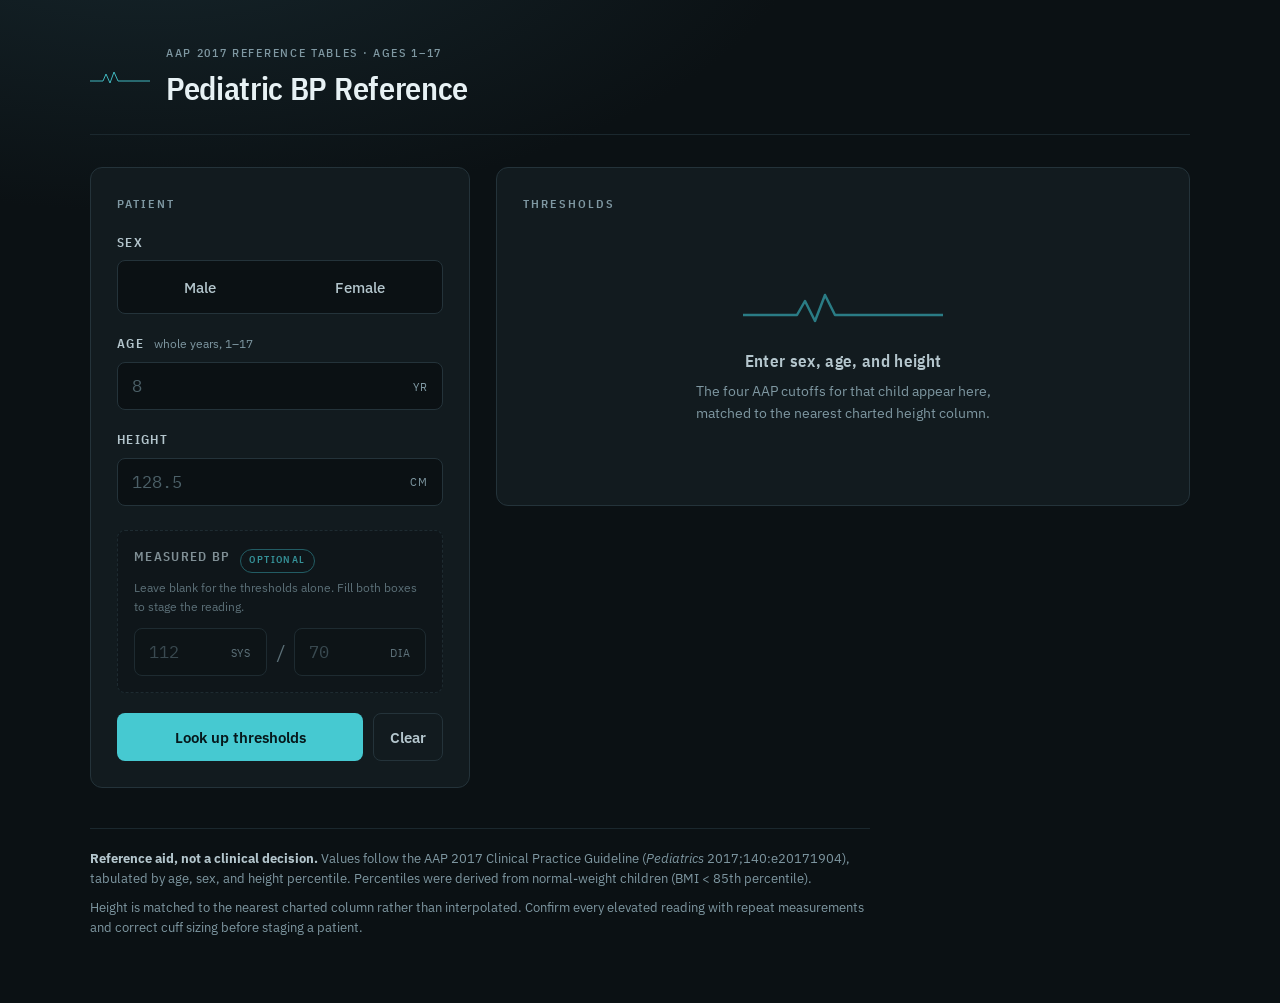
<file: index.html>
<!DOCTYPE html>
<html lang="en">
<head>
<meta charset="UTF-8" />
<meta name="viewport" content="width=device-width, initial-scale=1" />
<title>Pediatric BP Reference — percentile lookup</title>
<meta name="description" content="Fast bedside lookup of pediatric blood pressure percentiles by sex, age, and height. AAP 2017 reference tables, ages 1–17." />
<meta name="color-scheme" content="dark" />
<link rel="preconnect" href="https://fonts.googleapis.com" />
<link rel="preconnect" href="https://fonts.gstatic.com" crossorigin />
<link href="https://fonts.googleapis.com/css2?family=IBM+Plex+Mono:wght@400;500;600&family=IBM+Plex+Sans+Condensed:wght@500;600&family=IBM+Plex+Sans:wght@400;500;600&display=swap" rel="stylesheet" />
<link rel="stylesheet" href="styles.css" />
</head>
<body>

<div class="shell">

  <header class="masthead">
    <div class="masthead__mark" aria-hidden="true">
      <svg viewBox="0 0 120 32" role="img" focusable="false">
        <path d="M0 22 H26 L32 8 L40 26 L48 4 L56 22 H120" fill="none" stroke="currentColor" stroke-width="2" stroke-linecap="round" stroke-linejoin="round"/>
      </svg>
    </div>
    <div>
      <p class="masthead__eyebrow">AAP 2017 reference tables · ages 1–17</p>
      <h1 class="masthead__title">Pediatric BP Reference</h1>
    </div>
  </header>

  <main class="grid">

    <!-- ------------------------------------------------------- input -->
    <section class="panel panel--input" aria-labelledby="input-heading">
      <h2 class="panel__heading" id="input-heading">Patient</h2>

      <form id="bp-form" novalidate>

        <fieldset class="field">
          <legend class="label">Sex</legend>
          <div class="segmented">
            <input type="radio" name="sex" id="sex-male" value="male" />
            <label for="sex-male">Male</label>
            <input type="radio" name="sex" id="sex-female" value="female" />
            <label for="sex-female">Female</label>
          </div>
        </fieldset>

        <div class="field">
          <label class="label" for="age">Age <span class="label__hint">whole years, 1–17</span></label>
          <div class="input-wrap">
            <input type="number" id="age" name="age" min="1" max="17" step="1"
                   inputmode="numeric" placeholder="8" autocomplete="off" aria-invalid="false" />
            <span class="unit">yr</span>
          </div>
          <p class="field-error" id="age-error" role="alert"></p>
        </div>

        <div class="field">
          <label class="label" for="height">Height</label>
          <div class="input-wrap">
            <input type="number" id="height" name="height" min="45" max="220" step="0.1"
                   inputmode="decimal" placeholder="128.5" autocomplete="off" aria-invalid="false" />
            <span class="unit">cm</span>
          </div>
          <p class="field-error" id="height-error" role="alert"></p>
        </div>

        <div class="field field--optional" id="optional-block">
          <div class="optional-head">
            <span class="label label--flush" id="bp-label">Measured BP</span>
            <span class="pill">Optional</span>
          </div>
          <p class="optional-hint">Leave blank for the thresholds alone. Fill both boxes to stage the reading.</p>
          <div class="bp-pair" role="group" aria-labelledby="bp-label">
            <div class="input-wrap input-wrap--compact">
              <input type="number" id="systolic" min="40" max="250" step="1"
                     inputmode="numeric" placeholder="112" autocomplete="off"
                     aria-label="Systolic, mmHg" aria-invalid="false" />
              <span class="unit">sys</span>
            </div>
            <span class="bp-pair__slash" aria-hidden="true">/</span>
            <div class="input-wrap input-wrap--compact">
              <input type="number" id="diastolic" min="20" max="180" step="1"
                     inputmode="numeric" placeholder="70" autocomplete="off"
                     aria-label="Diastolic, mmHg" aria-invalid="false" />
              <span class="unit">dia</span>
            </div>
          </div>
          <p class="field-error" id="bp-error" role="alert"></p>
        </div>

        <p class="form-error" id="form-error" role="alert" hidden></p>

        <div class="actions">
          <button type="submit" class="btn btn--primary">Look up thresholds</button>
          <button type="button" class="btn btn--ghost" id="clear-form">Clear</button>
        </div>
      </form>
    </section>

    <!-- ------------------------------------------------------ output -->
    <section class="panel panel--output" aria-labelledby="output-heading" aria-live="polite">
      <h2 class="panel__heading" id="output-heading">Thresholds</h2>

      <div class="placeholder" id="placeholder">
        <div class="placeholder__pulse" aria-hidden="true">
          <svg viewBox="0 0 200 40" role="img" focusable="false">
            <path d="M0 26 H54 L62 12 L72 32 L82 6 L92 26 H200" fill="none" stroke="currentColor" stroke-width="2.5" stroke-linecap="round" stroke-linejoin="round"/>
          </svg>
        </div>
        <p class="placeholder__title">Enter sex, age, and height</p>
        <p class="placeholder__body">The four AAP cutoffs for that child appear here, matched to the nearest charted height column.</p>
      </div>

      <div id="results" hidden>
        <div class="patient-strip">
          <p class="patient-strip__line" id="patient-line"></p>
          <p class="patient-strip__note" id="height-note"></p>
        </div>

        <ol class="ladder" id="ladder"></ol>

        <div class="reading" id="reading" hidden></div>
      </div>
    </section>
  </main>

  <footer class="colophon">
    <p><strong>Reference aid, not a clinical decision.</strong> Values follow the AAP 2017 Clinical Practice Guideline (<em>Pediatrics</em> 2017;140:e20171904), tabulated by age, sex, and height percentile. Percentiles were derived from normal-weight children (BMI &lt; 85th percentile).</p>
    <p>Height is matched to the nearest charted column rather than interpolated. Confirm every elevated reading with repeat measurements and correct cuff sizing before staging a patient.</p>
  </footer>

</div>

<script src="script.js"></script>
</body>
</html>
</file>
<file: styles.css>
/* ============================================================================
   Pediatric BP Reference — dark clinical instrument theme
   ========================================================================== */

:root {
  /* surfaces: deep petrol rather than neutral black, easier on the eye
     under low ward lighting and it keeps the cyan readouts legible */
  --void:      #0B1114;
  --panel:     #121B1F;
  --panel-2:   #17232A;
  --line:      #24333A;
  --line-soft: #1B282E;

  --ink:       #E7F1F4;
  --ink-dim:   #B4C6CD;
  --muted:     #7F98A2;

  --pulse:     #46C9D1;
  --pulse-dim: #2A7C85;

  --normal:    #4FD1A5;
  --elevated:  #EFC15A;
  --stage1:    #F0904F;
  --stage2:    #F0616A;

  --radius:    12px;
  --radius-sm: 8px;

  --sans: "IBM Plex Sans", ui-sans-serif, system-ui, -apple-system, "Segoe UI", sans-serif;
  --cond: "IBM Plex Sans Condensed", "IBM Plex Sans", ui-sans-serif, system-ui, sans-serif;
  --mono: "IBM Plex Mono", ui-monospace, SFMono-Regular, Menlo, Consolas, monospace;
}

*, *::before, *::after { box-sizing: border-box; }

html { -webkit-text-size-adjust: 100%; }

body {
  margin: 0;
  min-height: 100vh;
  background:
    radial-gradient(1100px 520px at 12% -10%, #16262C 0%, transparent 60%),
    var(--void);
  color: var(--ink);
  font-family: var(--sans);
  font-size: 16px;
  line-height: 1.5;
  -webkit-font-smoothing: antialiased;
}

.shell {
  width: min(1180px, 100%);
  margin: 0 auto;
  padding: clamp(20px, 4vw, 44px) clamp(16px, 4vw, 40px) 56px;
}

/* ------------------------------------------------------------ masthead -- */

.masthead {
  display: flex;
  align-items: center;
  gap: 16px;
  padding-bottom: 22px;
  border-bottom: 1px solid var(--line-soft);
  margin-bottom: clamp(20px, 3vw, 32px);
}

.masthead__mark {
  flex: none;
  width: 60px;
  color: var(--pulse);
  opacity: 0.9;
}

.masthead__mark svg { display: block; width: 100%; height: auto; }

.masthead__eyebrow {
  margin: 0 0 2px;
  font-family: var(--cond);
  font-size: 0.75rem;
  font-weight: 500;
  letter-spacing: 0.14em;
  text-transform: uppercase;
  color: var(--muted);
}

.masthead__title {
  margin: 0;
  font-family: var(--cond);
  font-size: clamp(1.5rem, 4.4vw, 2rem);
  font-weight: 600;
  letter-spacing: -0.01em;
  color: var(--ink);
}

/* ---------------------------------------------------------------- grid -- */

.grid {
  display: grid;
  gap: clamp(16px, 2.4vw, 26px);
  grid-template-columns: 1fr;
  align-items: start;
}

@media (min-width: 900px) {
  .grid { grid-template-columns: minmax(320px, 380px) 1fr; }
  .panel--input { position: sticky; top: 28px; }
}

.panel {
  background: var(--panel);
  border: 1px solid var(--line);
  border-radius: var(--radius);
  padding: clamp(18px, 2.6vw, 26px);
}

.panel--output { scroll-margin-top: 14px; }

.panel__heading {
  margin: 0 0 20px;
  font-family: var(--cond);
  font-size: 0.78rem;
  font-weight: 600;
  letter-spacing: 0.16em;
  text-transform: uppercase;
  color: var(--muted);
}

/* --------------------------------------------------------------- form -- */

.field { margin: 0 0 20px; padding: 0; border: 0; }

/* The optional block: recessed, dashed, and dimmed at rest so it reads as
   something you may skip rather than a field waiting to be filled. */
.field--optional {
  margin-top: 24px;
  padding: 16px;
  background: rgba(11, 17, 20, 0.5);
  border: 1px dashed var(--line);
  border-radius: var(--radius-sm);
  opacity: 0.68;
  transition: opacity 160ms ease, border-color 160ms ease, background 160ms ease;
}

.field--optional:hover,
.field--optional:focus-within,
.field--optional.is-engaged {
  opacity: 1;
  border-style: solid;
  border-color: var(--line);
  background: var(--void);
}

.optional-head {
  display: flex;
  align-items: center;
  gap: 10px;
  margin-bottom: 4px;
}

.label--flush { margin-bottom: 0; }

.pill {
  padding: 3px 8px 4px;
  border: 1px solid var(--pulse-dim);
  border-radius: 999px;
  font-family: var(--cond);
  font-size: 0.62rem;
  font-weight: 600;
  letter-spacing: 0.14em;
  text-transform: uppercase;
  color: var(--pulse);
  white-space: nowrap;
}

.optional-hint {
  margin: 0 0 12px;
  font-size: 0.78rem;
  line-height: 1.5;
  color: var(--muted);
}

.label {
  display: block;
  margin-bottom: 8px;
  padding: 0;
  font-family: var(--cond);
  font-size: 0.82rem;
  font-weight: 600;
  letter-spacing: 0.1em;
  text-transform: uppercase;
  color: var(--ink-dim);
}

.label__hint {
  margin-left: 6px;
  font-family: var(--sans);
  font-size: 0.72rem;
  font-weight: 400;
  letter-spacing: 0;
  text-transform: none;
  color: var(--muted);
}

/* segmented sex control */
.segmented {
  display: grid;
  grid-template-columns: 1fr 1fr;
  gap: 6px;
  padding: 5px;
  background: var(--void);
  border: 1px solid var(--line);
  border-radius: var(--radius-sm);
}

.segmented input {
  position: absolute;
  opacity: 0;
  pointer-events: none;
}

.segmented label {
  display: flex;
  align-items: center;
  justify-content: center;
  min-height: 42px;
  border-radius: 6px;
  font-size: 0.95rem;
  font-weight: 500;
  color: var(--ink-dim);
  cursor: pointer;
  transition: background 140ms ease, color 140ms ease;
}

.segmented label:hover { background: var(--panel-2); }

.segmented input:checked + label {
  background: var(--pulse);
  color: #06181B;
  font-weight: 600;
}

.segmented input:focus-visible + label {
  outline: 2px solid var(--pulse);
  outline-offset: 2px;
}

/* numeric inputs */
.input-wrap {
  display: flex;
  align-items: center;
  background: var(--void);
  border: 1px solid var(--line);
  border-radius: var(--radius-sm);
  transition: border-color 140ms ease, box-shadow 140ms ease;
}

.input-wrap:focus-within {
  border-color: var(--pulse);
  box-shadow: 0 0 0 3px rgba(70, 201, 209, 0.16);
}

.input-wrap input {
  flex: 1;
  min-width: 0;
  padding: 12px 0 12px 14px;
  background: none;
  border: 0;
  color: var(--ink);
  font-family: var(--mono);
  font-size: 1.05rem;
  font-variant-numeric: tabular-nums;
}

.input-wrap input:focus { outline: none; }
.input-wrap input::placeholder { color: #4C6068; }

.input-wrap input[aria-invalid="true"] { color: var(--stage2); }

.input-wrap:has(input[aria-invalid="true"]) { border-color: var(--stage2); }

/* Firefox / Chrome spinner removal — the arrows are useless at a bedside */
.input-wrap input::-webkit-outer-spin-button,
.input-wrap input::-webkit-inner-spin-button { -webkit-appearance: none; margin: 0; }
.input-wrap input[type="number"] { -moz-appearance: textfield; appearance: textfield; }

.unit {
  padding: 0 14px;
  font-family: var(--cond);
  font-size: 0.78rem;
  letter-spacing: 0.08em;
  text-transform: uppercase;
  color: var(--muted);
}

.bp-pair {
  display: flex;
  align-items: center;
  gap: 8px;
}

.bp-pair .input-wrap { flex: 1; min-width: 0; }

.bp-pair__slash {
  font-family: var(--mono);
  font-size: 1.2rem;
  color: var(--muted);
}

/* errors */
.field-error {
  margin: 6px 0 0;
  min-height: 0;
  font-size: 0.82rem;
  color: var(--stage2);
}

.field-error:empty { margin: 0; }

.form-error {
  margin: 0 0 16px;
  padding: 10px 12px;
  background: rgba(240, 97, 106, 0.09);
  border-left: 3px solid var(--stage2);
  border-radius: 0 6px 6px 0;
  font-size: 0.88rem;
  color: #FBB8BC;
}

/* buttons */
.actions {
  display: flex;
  gap: 10px;
  margin-top: 4px;
}

.btn {
  flex: 1;
  min-height: 48px;
  padding: 0 16px;
  border: 1px solid transparent;
  border-radius: var(--radius-sm);
  font-family: var(--sans);
  font-size: 0.95rem;
  font-weight: 600;
  cursor: pointer;
  transition: background 140ms ease, border-color 140ms ease, color 140ms ease;
}

.btn:focus-visible { outline: 2px solid var(--pulse); outline-offset: 2px; }

.btn--primary {
  background: var(--pulse);
  color: #06181B;
}

.btn--primary:hover { background: #5FD8DF; }

.btn--ghost {
  flex: 0 0 auto;
  background: transparent;
  border-color: var(--line);
  color: var(--ink-dim);
}

.btn--ghost:hover { border-color: var(--muted); color: var(--ink); }

/* ---------------------------------------------------------- output ---- */

.placeholder {
  padding: clamp(28px, 6vw, 56px) 8px;
  text-align: center;
}

.placeholder__pulse {
  width: min(200px, 70%);
  margin: 0 auto 20px;
  color: var(--pulse-dim);
}

.placeholder__pulse svg { display: block; width: 100%; height: auto; }

.placeholder__title {
  margin: 0 0 6px;
  font-family: var(--cond);
  font-size: 1.05rem;
  font-weight: 600;
  letter-spacing: 0.02em;
  color: var(--ink-dim);
}

.placeholder__body {
  max-width: 42ch;
  margin: 0 auto;
  font-size: 0.9rem;
  color: var(--muted);
}

#results.is-entering { animation: rise 220ms ease-out both; }

@keyframes rise {
  from { opacity: 0; transform: translateY(6px); }
  to   { opacity: 1; transform: none; }
}

.patient-strip {
  padding-bottom: 16px;
  margin-bottom: 18px;
  border-bottom: 1px solid var(--line-soft);
}

.patient-strip__line {
  margin: 0 0 6px;
  font-family: var(--mono);
  font-size: 1rem;
  font-weight: 500;
  letter-spacing: 0.01em;
  color: var(--ink);
}

.patient-strip__note {
  margin: 0;
  font-size: 0.84rem;
  line-height: 1.55;
  color: var(--muted);
}

/* the ladder: four rungs, severity rising as you read down */
.ladder {
  list-style: none;
  margin: 0;
  padding: 0;
  display: grid;
  gap: 8px;
}

.rung {
  position: relative;
  display: grid;
  grid-template-columns: 4px 1fr auto;
  gap: 14px;
  align-items: center;
  padding: 14px 16px 14px 0;
  background: var(--panel-2);
  border: 1px solid var(--line-soft);
  border-radius: var(--radius-sm);
  overflow: hidden;
}

.rung__spine {
  align-self: stretch;
  width: 4px;
  border-radius: 0 3px 3px 0;
  background: var(--muted);
}

.rung--p50  .rung__spine { background: var(--normal); }
.rung--p90  .rung__spine { background: var(--elevated); }
.rung--p95  .rung__spine { background: var(--stage1); }
.rung--p95x .rung__spine { background: var(--stage2); }

.rung__label { min-width: 0; }

.rung__name {
  display: block;
  font-family: var(--cond);
  font-size: 0.95rem;
  font-weight: 600;
  letter-spacing: 0.04em;
  color: var(--ink);
}

.rung__note {
  display: block;
  margin-top: 2px;
  font-size: 0.78rem;
  color: var(--muted);
}

.rung__values {
  display: flex;
  align-items: baseline;
  gap: 8px;
  justify-self: end;
}

.value { text-align: center; }

.value__num {
  display: block;
  font-family: var(--mono);
  font-size: clamp(1.5rem, 5vw, 1.85rem);
  font-weight: 500;
  font-variant-numeric: tabular-nums;
  line-height: 1.1;
  color: var(--ink);
}

.value__tag {
  display: block;
  margin-top: 2px;
  font-family: var(--cond);
  font-size: 0.62rem;
  letter-spacing: 0.12em;
  text-transform: uppercase;
  color: var(--muted);
}

.value__slash {
  font-family: var(--mono);
  font-size: 1.4rem;
  color: #3B4E56;
  transform: translateY(-2px);
}

/* the rung a measured reading lands on */
.rung.is-active {
  border-color: currentColor;
  background: var(--panel-2);
}

.rung.is-active::after {
  content: "reading";
  position: absolute;
  top: 0;
  right: 0;
  padding: 3px 8px 4px;
  border-radius: 0 0 0 8px;
  font-family: var(--cond);
  font-size: 0.6rem;
  font-weight: 600;
  letter-spacing: 0.14em;
  text-transform: uppercase;
  color: #06181B;
}

.rung--p90.is-active  { color: var(--elevated); }
.rung--p95.is-active  { color: var(--stage1); }
.rung--p95x.is-active { color: var(--stage2); }

.rung--p90.is-active::after  { background: var(--elevated); }
.rung--p95.is-active::after  { background: var(--stage1); }
.rung--p95x.is-active::after { background: var(--stage2); }

.rung.is-active .value__num { color: currentColor; }

/* the verdict block */
.reading {
  margin-top: 18px;
  padding: 16px 18px;
  border-radius: var(--radius-sm);
  border: 1px solid var(--line);
  border-left-width: 4px;
  background: var(--panel-2);
}

.reading__eyebrow {
  margin: 0 0 6px;
  font-family: var(--mono);
  font-size: 0.8rem;
  letter-spacing: 0.02em;
  color: var(--muted);
}

.reading__verdict {
  margin: 0 0 6px;
  font-family: var(--cond);
  font-size: 1.25rem;
  font-weight: 600;
  letter-spacing: 0.01em;
}

.reading__detail {
  margin: 0 0 8px;
  font-size: 0.9rem;
  color: var(--ink-dim);
}

.reading__caveat {
  margin: 0;
  font-size: 0.8rem;
  color: var(--muted);
}

.reading--normal   { border-left-color: var(--normal); }
.reading--elevated { border-left-color: var(--elevated); }
.reading--stage1   { border-left-color: var(--stage1); }
.reading--stage2   { border-left-color: var(--stage2); }

.reading--normal   .reading__verdict { color: var(--normal); }
.reading--elevated .reading__verdict { color: var(--elevated); }
.reading--stage1   .reading__verdict { color: var(--stage1); }
.reading--stage2   .reading__verdict { color: var(--stage2); }

/* ------------------------------------------------------------ footer -- */

.colophon {
  margin-top: clamp(24px, 4vw, 40px);
  padding-top: 20px;
  border-top: 1px solid var(--line-soft);
  max-width: 78ch;
}

.colophon p {
  margin: 0 0 8px;
  font-size: 0.8rem;
  line-height: 1.6;
  color: var(--muted);
}

.colophon strong { color: var(--ink-dim); }

/* --------------------------------------------------------- responsive -- */

@media (max-width: 480px) {
  .rung {
    grid-template-columns: 4px 1fr;
    align-items: start;
    padding-right: 14px;
  }

  .rung__values {
    grid-column: 2;
    justify-self: start;
    margin-top: 10px;
  }

  .value { text-align: left; }
  .value__num { font-size: 1.55rem; }

  .actions { flex-direction: column-reverse; }
  .btn { width: 100%; }
}

@media (prefers-reduced-motion: reduce) {
  *, *::before, *::after {
    animation-duration: 0.01ms !important;
    animation-iteration-count: 1 !important;
    transition-duration: 0.01ms !important;
  }
}
</file>
